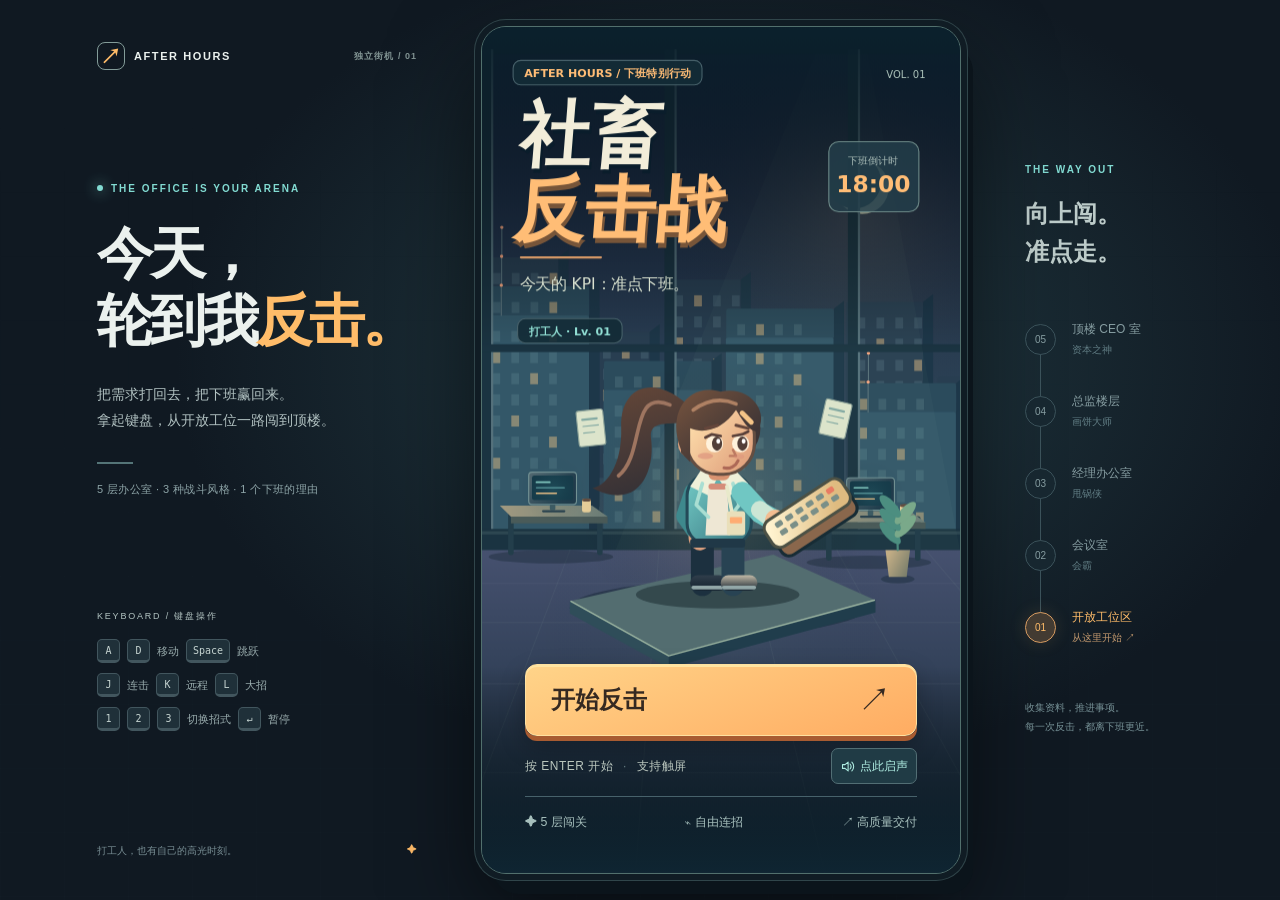
<file: index.html>
<!doctype html>
<html lang="zh-CN">
<head>
<meta charset="utf-8">
<meta name="viewport" content="width=device-width, initial-scale=1, viewport-fit=cover">
<meta name="theme-color" content="#101922">
<meta name="description" content="从工位一路打到顶楼。一场属于打工人的办公室反击战。">
<title>社畜反击战 · 今天，准点下班</title>
<link rel="stylesheet" href="style.css?v=fbb8e217dfd0">
</head>
<body>
<main class="shell">
  <aside class="intro" aria-label="游戏介绍">
    <div class="brand"><span class="brand-icon">↗</span> AFTER HOURS <span>独立街机 / 01</span></div>
    <div class="intro-copy"><p class="eyebrow"><span></span> THE OFFICE IS YOUR ARENA</p><h1>今天，<br>轮到我<span>反击。</span></h1><p class="intro-desc">把需求打回去，把下班赢回来。<br>拿起键盘，从开放工位一路闯到顶楼。</p><div class="intro-rule"></div><p class="intro-note">5 层办公室 · 3 种战斗风格 · 1 个下班的理由</p></div>
    <div class="keyboard-guide"><span class="guide-label">KEYBOARD / 键盘操作</span><p><kbd>A</kbd><kbd>D</kbd> 移动 <kbd>Space</kbd> 跳跃</p><p><kbd>J</kbd> 连击 <kbd>K</kbd> 远程 <kbd>L</kbd> 大招</p><p><kbd>1</kbd><kbd>2</kbd><kbd>3</kbd> 切换招式 <kbd>↵</kbd> 暂停</p></div>
    <footer>打工人，也有自己的高光时刻。 <span>✦</span></footer>
  </aside>
  <section class="cabinet" data-state="title" aria-label="社畜反击战游戏机">
    <div class="screen-wrap"><canvas id="game" width="430" height="760" aria-label="社畜反击战游戏画面">使用键盘或下方触屏按钮操作游戏。</canvas></div>
    <div class="title-menu"><button class="start-adventure" type="button" data-press="enter"><span>开始反击</span><span aria-hidden="true">↗</span></button><div class="title-options"><p>按 ENTER 开始 <span>·</span> 支持触屏</p><button class="sound-toggle" type="button" data-sound-toggle aria-label="游戏音效" aria-pressed="true" title="关闭游戏音效"><svg viewBox="0 0 24 24" aria-hidden="true"><path d="M4 9h4l5-4v14l-5-4H4z"/><path class="sound-waves" d="M16 8a6 6 0 0 1 0 8m3-11a10 10 0 0 1 0 14"/><path class="sound-off" d="m17 9 5 6m0-6-5 6"/></svg><span>音效开</span></button></div><div class="title-tags"><span>✦ 5 层闯关</span><span>⌁ 自由连招</span><span>↗ 高质量交付</span></div></div>
    <div class="touch-controls" aria-label="触屏操作区">
      <div class="control-top"><span class="control-status">长按普攻连击</span><div class="control-options"><button class="sound-toggle" type="button" data-sound-toggle aria-label="游戏音效" aria-pressed="true" title="关闭游戏音效"><svg viewBox="0 0 24 24" aria-hidden="true"><path d="M4 9h4l5-4v14l-5-4H4z"/><path class="sound-waves" d="M16 8a6 6 0 0 1 0 8m3-11a10 10 0 0 1 0 14"/><path class="sound-off" d="m17 9 5 6m0-6-5 6"/></svg><span>音效开</span></button><button class="touch-btn perk-btn" type="button" data-press="v" data-charge="3次" aria-label="领取特权补给">✦ 补给 <small>V</small></button></div></div>
      <div class="move-pad" aria-label="移动操作">
        <button class="touch-btn move jump" type="button" data-press="space" aria-label="跳跃"><b>↑</b><small>跳跃</small></button>
        <button class="touch-btn move left" type="button" data-press="left" aria-label="向左移动"><b>←</b></button>
        <button class="touch-btn move duck" type="button" data-press="s" aria-label="下蹲"><b>↓</b><small>下蹲</small></button>
        <button class="touch-btn move right" type="button" data-press="right" aria-label="向右移动"><b>→</b></button>
      </div>
      <div class="action-pad" aria-label="出招操作">
        <button class="touch-btn combo" type="button" data-press="1 j" aria-label="键盘连击"><b>普攻</b><small>J · 连击</small></button>
        <button class="touch-btn skill" type="button" data-press="2 j" aria-label="需求反弹"><b>反弹</b><small>2 + J</small></button>
        <button class="touch-btn skill" type="button" data-press="3 j" aria-label="上线单突刺"><b>突刺</b><small>3 + J</small></button>
        <button class="touch-btn skill ranged" type="button" data-press="k" aria-label="扔订书机"><b>远程</b><small>K</small></button>
        <button class="touch-btn ultimate" type="button" data-press="l" data-charge="0%" aria-label="释放大招"><b>大招</b><small>L</small><i class="charge-fill" aria-hidden="true"></i></button>
        <button class="touch-btn system" type="button" data-press="enter" aria-label="开始暂停或重开"><b>暂停</b><small>ENTER</small></button>
      </div>
    </div>
  </section>
  <aside class="floor-guide" aria-label="闯关路线"><p class="eyebrow">THE WAY OUT</p><h2>向上闯。<br>准点走。</h2><ol reversed><li><span>05</span><div>顶楼 CEO 室<small>资本之神</small></div></li><li><span>04</span><div>总监楼层<small>画饼大师</small></div></li><li><span>03</span><div>经理办公室<small>甩锅侠</small></div></li><li><span>02</span><div>会议室<small>会霸</small></div></li><li class="active"><span>01</span><div>开放工位区<small>从这里开始 ↗</small></div></li></ol><p class="route-note">收集资料，推进事项。<br>每一次反击，都离下班更近。</p></aside>
</main>
<script src="js/data.js?v=a65dad1eed57"></script>
<script src="js/audio.js?v=01740ceffa8e"></script>
<script src="js/input.js?v=26a86c0724d6"></script>
<script src="js/renderer.js?v=ea1795545462"></script>
<script src="js/entities.js?v=2109d5f591bb"></script>
<script src="js/game.js?v=e1af3e514959"></script>
<script src="js/main.js?v=e9c03334b233"></script>
</body></html>
</file>
<file: style.css>
:root {
  color-scheme:dark;
  --bg:#101922;
  --panel:#1c2c39;
  --ink:#ebf1ee;
  --muted:#9caeaf;
  --orange:#ffbc69;
  --cyan:#82dbd2;
  --edge:#324752;
  font-family:-apple-system,BlinkMacSystemFont,"PingFang SC","Microsoft YaHei",sans-serif
}

* {
  box-sizing:border-box
}

body {
  margin:0;
  background:radial-gradient(ellipse at 58% 40%,#223b43 0,transparent 54%),var(--bg);
  color:var(--ink);
  overflow:hidden
}

body:before {
  content:"";
  position:fixed;
  inset:0;
  pointer-events:none;
  opacity:.16;
  background-image:linear-gradient(#66858c22 1px,transparent 1px),linear-gradient(90deg,#66858c22 1px,transparent 1px);
  background-size:64px 64px;
  mask-image:linear-gradient(transparent,#000)
}

button {
  font:inherit
}

button:focus-visible {
  outline:3px solid #fff;
  outline-offset:4px
}

button {
  cursor:pointer;
  -webkit-tap-highlight-color:transparent;
  touch-action:none
}

button:disabled {
  cursor:default
}

.shell {
  height:100dvh;
  display:flex;
  align-items:center;
  justify-content:center;
  gap:clamp(28px,5vw,90px);
  padding:20px 40px
}

.intro {
  width:320px;
  align-self:stretch;
  display:flex;
  flex-direction:column;
  justify-content:space-between;
  padding:22px 0;
  flex-shrink:0
}

.brand {
  display:flex;
  align-items:center;
  gap:9px;
  font-size:11px;
  font-weight:750;
  letter-spacing:1.6px;
  white-space:nowrap
}

.brand-icon {
  display:grid;
  place-items:center;
  width:28px;
  height:28px;
  border:1px solid #839c99;
  border-radius:8px;
  font-size:21px;
  color:var(--orange)
}

.brand>span:last-child {
  font-size:9px;
  letter-spacing:1px;
  color:#829594;
  margin-left:auto
}

.eyebrow {
  font-size:10px;
  letter-spacing:2px;
  font-weight:600;
  color:var(--cyan);
  display:flex;
  align-items:center;
  gap:8px
}

.eyebrow>span {
  height:6px;
  width:6px;
  background:var(--cyan);
  border-radius:50%;
  box-shadow:0 0 14px #82dbd2
}

.intro h1 {
  font-size:clamp(40px,4.4vw,66px);
  letter-spacing:-3px;
  line-height:1.2;
  margin:26px 0;
  font-weight:900
}

.intro h1 span {
  color:var(--orange)
}

.intro-desc {
  font-size:14px;
  line-height:1.9;
  color:#b1c1c1
}

.intro-rule {
  width:36px;
  height:2px;
  background:#547477;
  margin:28px 0 18px
}

.intro-note {
  font-size:11px;
  color:#8da4a7;
  letter-spacing:.4px
}

.keyboard-guide {
  font-size:11px;
  color:#99acad
}

.guide-label {
  font-size:9px;
  letter-spacing:1.8px;
  display:block;
  margin-bottom:16px;
  color:#b2c3c1
}

.keyboard-guide p {
  display:flex;
  align-items:center;
  gap:7px;
  margin:10px 0
}

kbd {
  display:inline-grid;
  min-width:23px;
  height:24px;
  padding:0 6px;
  place-items:center;
  background:#1f3039;
  border:1px solid #42565e;
  border-bottom-width:3px;
  border-radius:5px;
  font:10px ui-monospace,monospace;
  color:#c6d4d1
}

.intro footer {
  font-size:10px;
  color:#788e94;
  display:flex;
  justify-content:space-between
}

.intro footer span {
  color:var(--orange)
}

.cabinet {
  position:relative;
  flex:none;
  width:min(480px,calc((100dvh - 40px)*430/760));
  aspect-ratio:430/760;
  border:1px solid #52706d;
  border-radius:25px;
  overflow:hidden;
  background:#152b38;
  box-shadow:0 0 0 6px #101c24,0 0 0 7px #30454a,12px 20px 0 #0b141b,0 35px 90px #0009;
  container-type:inline-size
}

.screen-wrap {
  position:absolute;
  inset:0
}

canvas {
  display:block;
  width:100%;
  height:100%;
  image-rendering:auto
}

.title-menu {
  position:absolute;
  left:9%;
  right:9%;
  bottom:5%;
  text-align:center
}

.start-adventure {
  width:100%;
  height:15cqw;
  border-radius:12px;
  border:1px solid #ffe1a0;
  box-shadow:inset 0 2px 0 #ffe4a1,0 5px 0 #a85b31,0 10px 25px #0004;
  background:linear-gradient(160deg,#ffd489,#ffac62);
  color:#352921;
  display:flex;
  align-items:center;
  justify-content:space-between;
  padding:0 25px;
  font-size:5cqw;
  font-weight:850;
  transition:transform .15s,box-shadow .15s
}

.start-adventure:hover {
  filter:brightness(1.06)
}

.start-adventure:active,.start-adventure.is-pressed {
  transform:translateY(4px);
  box-shadow:inset 0 2px 0 #ffe4a1,0 1px 0 #a85b31
}

.start-adventure>span:last-child {
  font-size:7cqw;
  font-weight:400
}

.title-menu p {
  font-size:2.5cqw;
  letter-spacing:.5px;
  color:#bbc7be;
  margin:18px 0 22px
}

.title-menu p span {
  padding:0 6px;
  color:#637c80
}

.title-options,.control-options {
  display:flex;
  align-items:center;
  justify-content:space-between;
  gap:8px
}

.title-options {
  margin:12px 0
}

.title-options p {
  margin:0;
  text-align:left
}

.sound-toggle {
  display:inline-flex;
  align-items:center;
  justify-content:center;
  gap:5px;
  min-height:36px;
  padding:6px 8px;
  flex-shrink:0;
  border:1px solid #526e74;
  border-radius:7px;
  background:#203b45;
  color:#b0eee3;
  font-size:clamp(10px,2.5cqw,12px);
  white-space:nowrap
}

.sound-toggle svg {
  width:15px;
  height:15px;
  fill:none;
  stroke:currentColor;
  stroke-width:1.7;
  stroke-linecap:round;
  stroke-linejoin:round
}

.sound-toggle .sound-off,.sound-toggle.is-muted .sound-waves {
  display:none
}

.sound-toggle.is-muted .sound-off {
  display:block
}

.sound-toggle.is-muted {
  color:#a1b2b6;
  background:#22303a
}

.sound-toggle:hover {
  filter:brightness(1.15)
}

.control-options {
  margin-left:auto;
  gap:6px
}

.title-tags {
  display:flex;
  justify-content:space-between;
  border-top:1px solid #47626b;
  padding-top:17px;
  color:#a7c0bd;
  font-size:2.6cqw
}

.touch-controls {
  position:absolute;
  left:0;
  right:0;
  bottom:0;
  display:grid;
  grid-template-columns:.9fr 1.35fr;
  gap:10px;
  padding:3.5cqw 4cqw 5cqw;
  background:linear-gradient(180deg,#172a35ed,#101e29);
  border-top:1px solid #49616a;
  box-shadow:0 -10px 35px #07141e44;
  user-select:none;
  -webkit-user-select:none;
  touch-action:none
}

.control-top {
  grid-column:1/-1;
  display:flex;
  align-items:center;
  justify-content:space-between;
  margin-bottom:1cqw;
  gap:4px
}

.control-status {
  font-size:2.25cqw;
  color:#93abaa;
  letter-spacing:.2px
}

.move-pad,.action-pad {
  display:grid;
  grid-template-columns:repeat(3,minmax(0,1fr));
  grid-template-rows:repeat(2,12.2cqw);
  gap:2cqw
}

.touch-btn {
  position:relative;
  display:flex;
  flex-direction:column;
  align-items:center;
  justify-content:center;
  gap:4px;
  min-width:0;
  padding:0;
  border:1px solid #5d747c;
  border-radius:9px;
  color:#e3efeb;
  background:linear-gradient(155deg,#405764,#2b404d);
  box-shadow:inset 0 1px 0 #ffffff25,0 4px 0 #091723,0 5px 0 #47606b;
  font-size:3.1cqw;
  transition:transform .09s,box-shadow .09s,filter .15s
}

.touch-btn b {
  font-weight:700
}

.touch-btn small {
  font-size:1.9cqw;
  font-weight:500;
  opacity:.7
}

.touch-btn.move b {
  font-size:4cqw
}

.touch-btn:hover {
  filter:brightness(1.12)
}

.touch-btn:active,.touch-btn.is-pressed {
  transform:translateY(3px);
  box-shadow:inset 0 1px 6px #0003,0 1px 0 #091723,0 2px 0 #47606b
}

.touch-btn.combo {
  background:linear-gradient(145deg,#ffce87,#f5a963);
  border-color:#ffdc9c;
  color:#382c22;
  box-shadow:inset 0 1px 0 #ffedbc,0 4px 0 #9b582e,0 5px 0 #ebaf75
}

.touch-btn.skill {
  background:linear-gradient(145deg,#395961,#2a434f);
  color:#b0eee3
}

.touch-btn.ultimate {
  overflow:hidden;
  background:linear-gradient(145deg,#77594f,#453b3f);
  border-color:#c79575;
  color:#ffd89c
}

.charge-fill {
  position:absolute;
  bottom:0;
  left:0;
  height:3px;
  background:#ffcc83;
  width:calc(var(--ult-ratio,0)*100%);
  transition:width .15s
}

.ultimate:after {
  content:attr(data-charge);
  position:absolute;
  top:3px;
  right:4px;
  font-size:1.65cqw;
  color:#ffe9c7
}

.ultimate.is-ready {
  animation:ready 1.3s ease-in-out infinite;
  background:linear-gradient(135deg,#eb9d59,#b45b3e);
  color:#fff
}

.system {
  background:linear-gradient(145deg,#344650,#24353f);
  color:#aabfc3
}

.touch-btn.perk-btn {
  flex-direction:row;
  border-radius:7px;
  padding:1.5cqw 2cqw;
  font-size:2.5cqw;
  color:#f6d3a0;
  background:#34454b;
  box-shadow:0 2px 0 #0c1b23
}

.perk-btn:after {
  content:attr(data-charge);
  font-size:2cqw;
  background:#20343d;
  padding:2px 4px;
  border-radius:3px
}

.perk-btn.no-ads {
  opacity:.55
}

.jump {
  grid-area:1/2
}

.left {
  grid-area:2/1
}

.duck {
  grid-area:2/2
}

.right {
  grid-area:2/3
}

.cabinet[data-state="title"] .touch-controls {
  display:none
}

.cabinet:not([data-state="title"]) .title-menu {
  display:none
}

.floor-guide {
  width:158px;
  flex:none;
  color:#bdccca
}

.floor-guide h2 {
  font-size:24px;
  line-height:1.6;
  margin:20px 0 32px;
  font-weight:600
}

.floor-guide ol {
  list-style:none;
  padding:0;
  margin:0
}

.floor-guide li {
  display:flex;
  align-items:center;
  gap:16px;
  padding:18px 0;
  position:relative;
  font-size:12px;
  color:#869da1
}

.floor-guide li:before {
  content:"";
  position:absolute;
  left:15px;
  top:0;
  bottom:0;
  width:1px;
  background:#3b525a
}

.floor-guide li:first-child:before {
  top:50%
}

.floor-guide li:last-child:before {
  bottom:50%
}

.floor-guide li>span {
  position:relative;
  z-index:1;
  width:31px;
  height:31px;
  display:grid;
  place-items:center;
  background:#172730;
  border:1px solid #3b525a;
  border-radius:50%;
  font-size:10px
}

.floor-guide small {
  display:block;
  margin-top:5px;
  font-size:10px;
  color:#607c83
}

.floor-guide li.active {
  color:var(--orange)
}

.floor-guide li.active>span {
  border-color:#d69b61;
  box-shadow:0 0 18px #ffb76020;
  background:#433b32
}

.floor-guide li.active small {
  color:#c3996e
}

.route-note {
  font-size:10px;
  line-height:1.9;
  color:#779297;
  margin-top:35px
}

@keyframes ready {
  50% {
    box-shadow:0 4px 0 #773e29,0 0 18px #ffc37877
  }
}

@media(max-width:1200px) {
  .floor-guide {
    display:none
  }
  .shell {
    gap:60px
  }
  .intro {
    width:300px
  }
}

@media(max-width:860px) {
  .intro {
    display:none
  }
  .shell {
    padding:12px
  }
  .cabinet {
    width:min(480px,calc((100dvh - 24px)*430/760));
    border-radius:18px
  }
}

@media(max-width:540px) {
  .shell {
    padding:0
  }
  .cabinet {
    width:min(100vw,calc(100dvh*430/760));
    border-radius:0;
    border:0;
    box-shadow:none
  }
  .touch-controls {
    padding-bottom:max(5cqw,env(safe-area-inset-bottom))
  }
}

@media(prefers-reduced-motion:reduce) {
  .ultimate.is-ready {
    animation:none
  }
  button {
    transition:none
  }
}

/* Give movement and combat controls comfortable targets on compact phones. */ @media (min-width:361px) and (max-width:540px) {
  .touch-controls {
    grid-template-columns:1fr 1.2fr
  }
}

@media (max-width:360px) {
  .touch-controls {
    grid-template-columns:1fr 1fr;
    gap:6px;
    padding:8px 10px max(16px,env(safe-area-inset-bottom))
  }
  .move-pad,.action-pad {
    grid-template-rows:repeat(2,44px);
    gap:6px
  }
  .touch-btn {
    font-size:12px
  }
  .touch-btn small {
    font-size:8px
  }
  .control-status {
    font-size:8px
  }
  .touch-btn.perk-btn {
    min-height:28px;
    font-size:10px
  }
}
</file>
